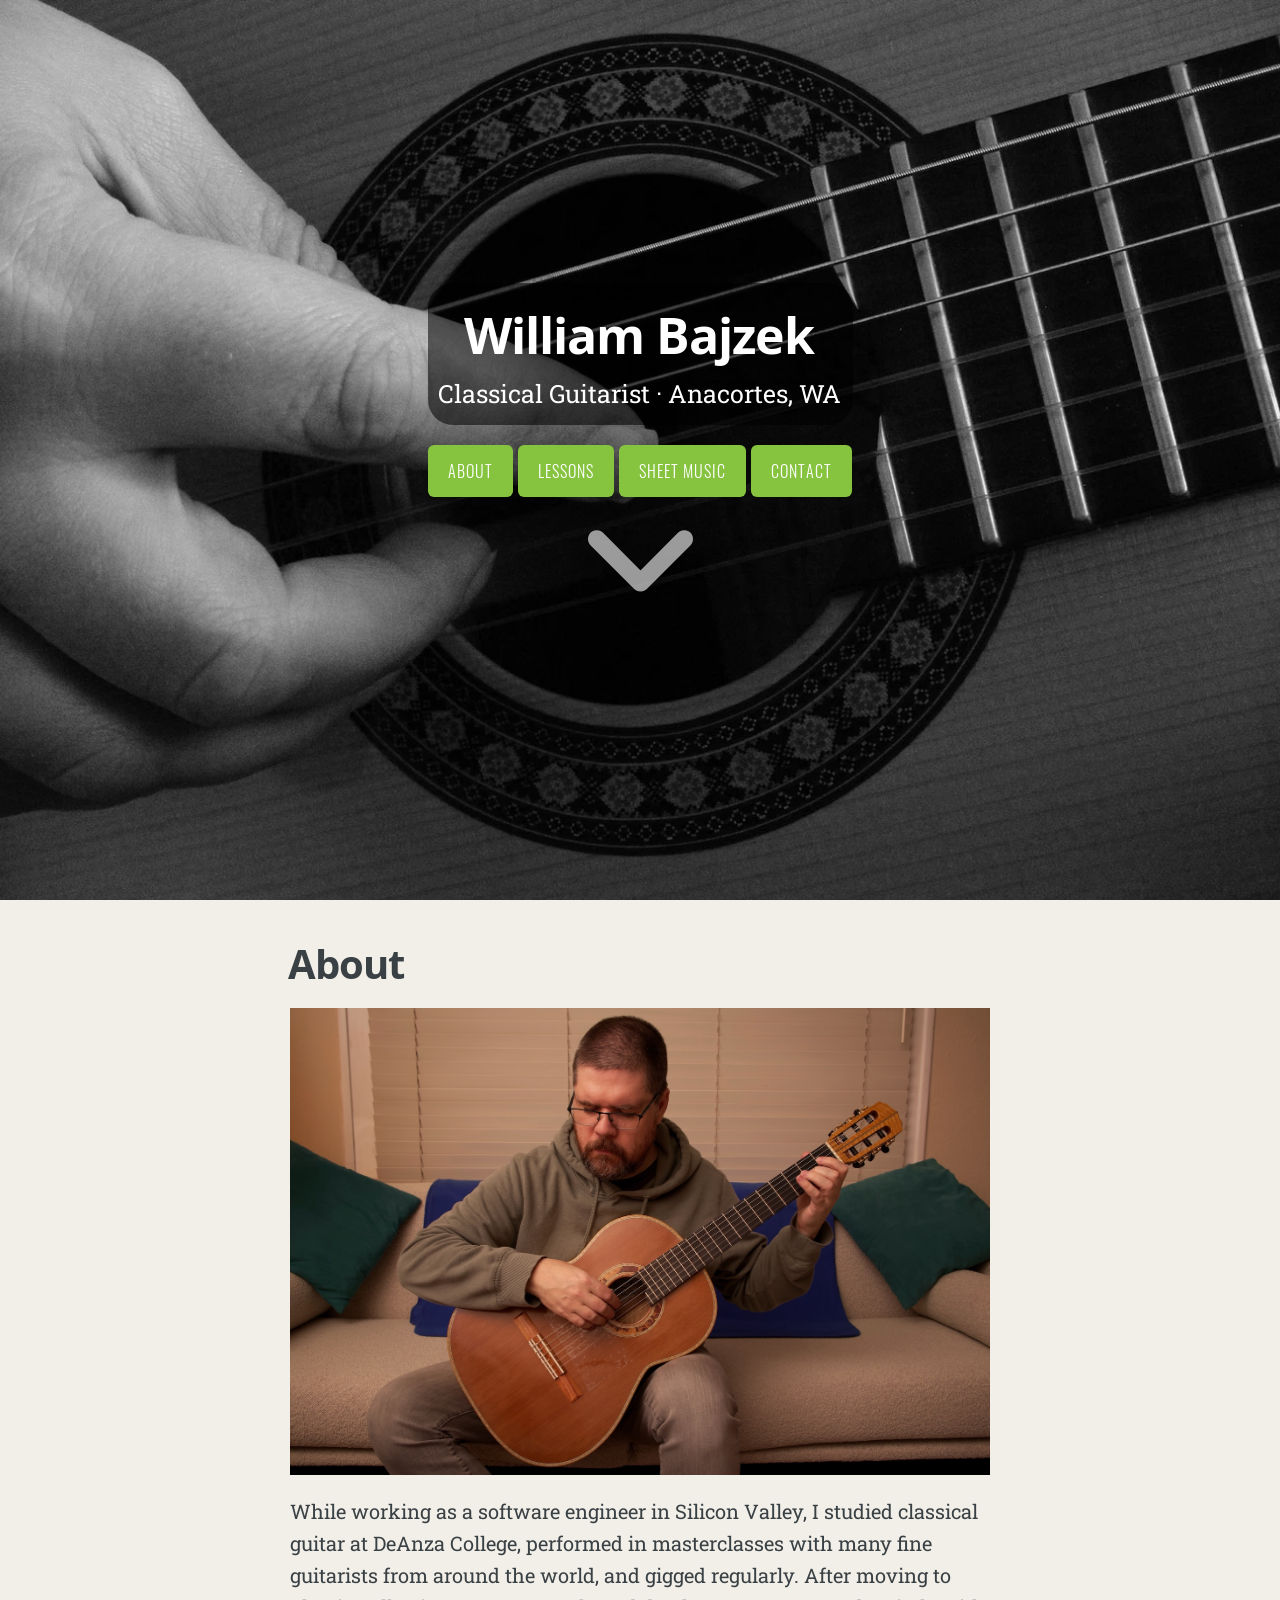
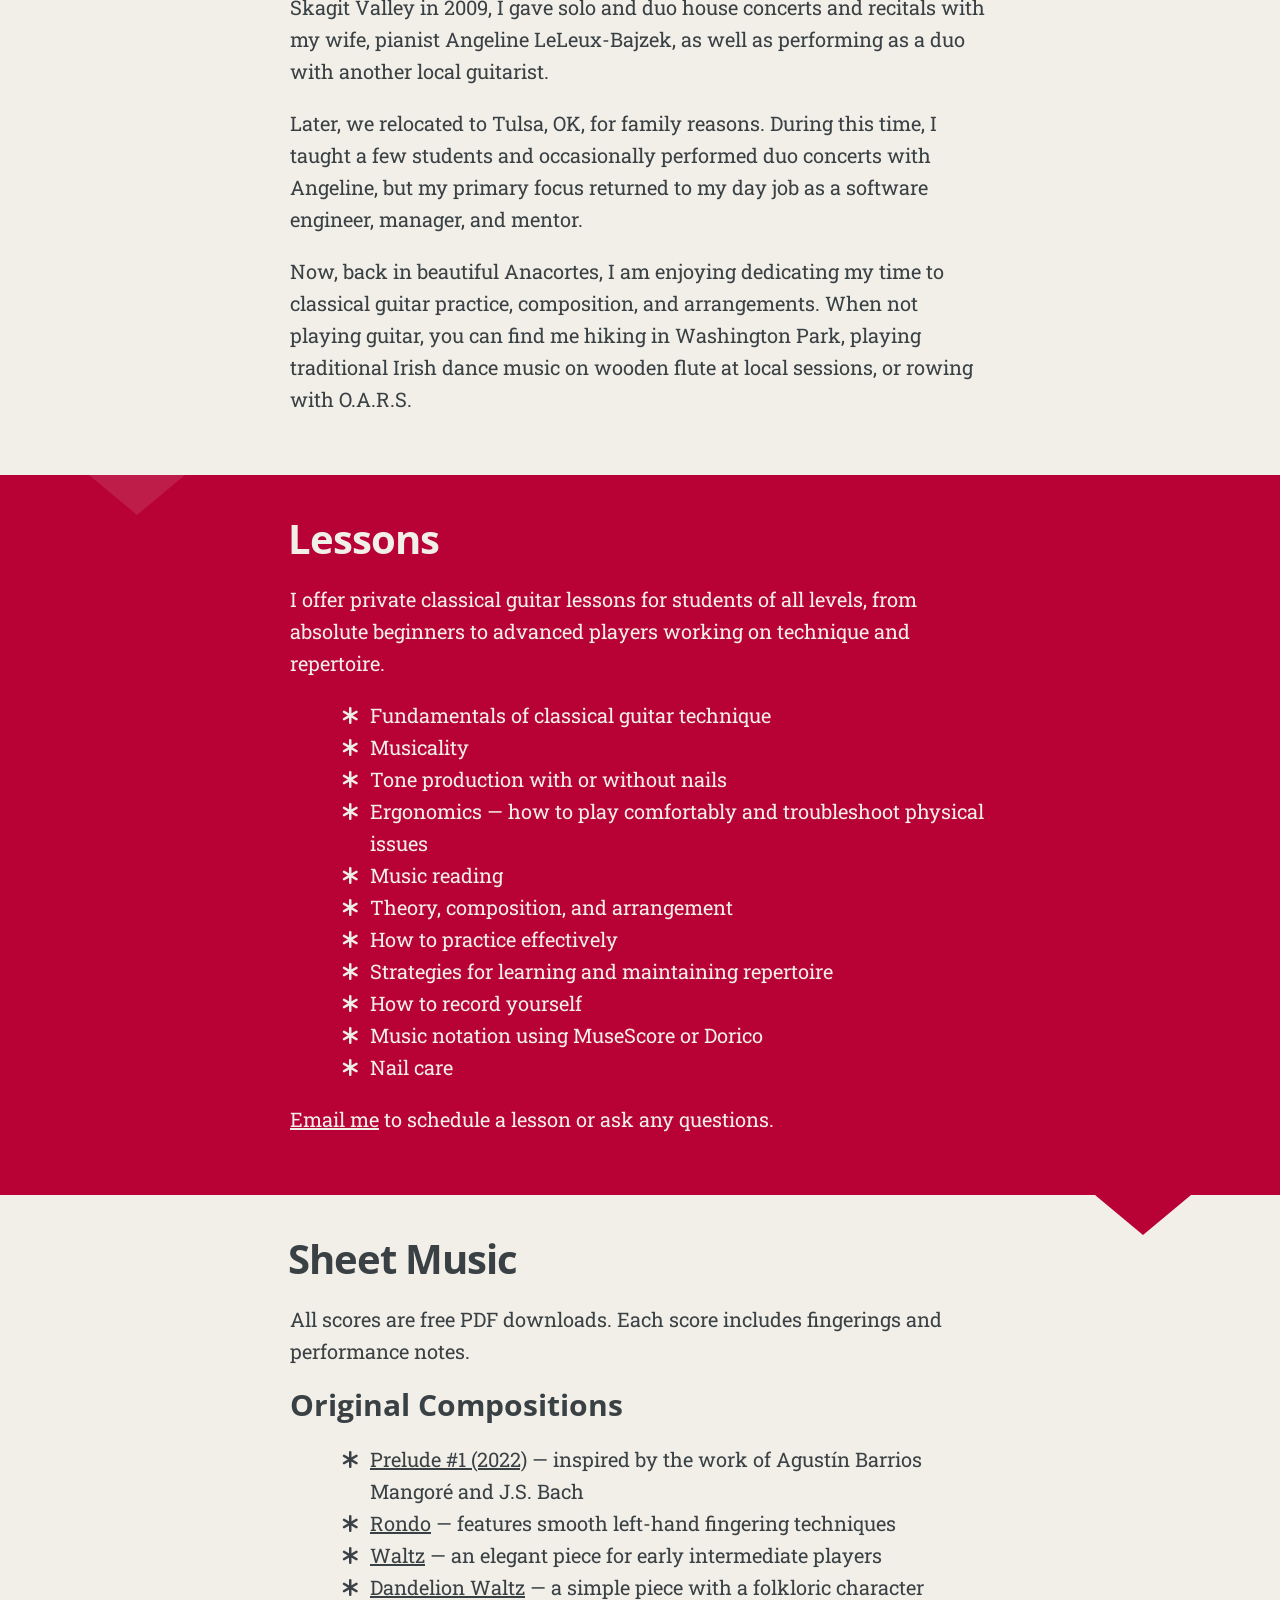
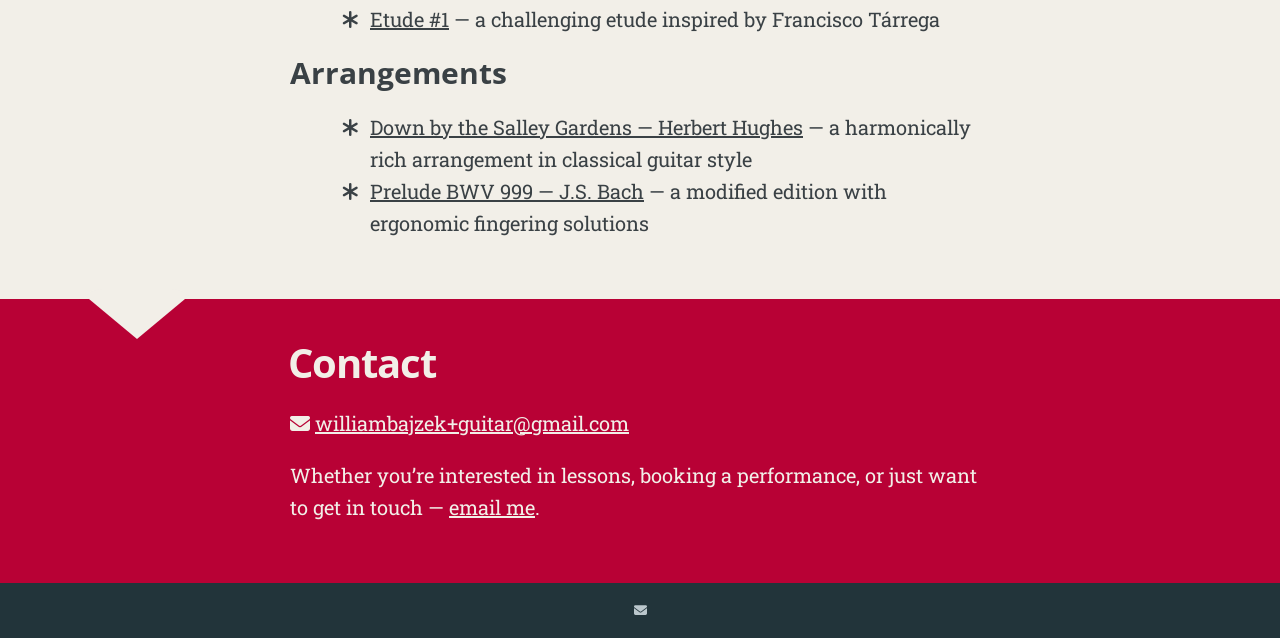
<file: index.html>
<!doctype html><html lang=en><head><meta name=generator content="Hugo 0.161.1"><meta charset=utf-8><meta http-equiv=X-UA-Compatible content="IE=edge,chrome=1"><title>William Bajzek</title><meta name=description content="Classical guitarist, composer, and arranger based in Anacortes, WA"><meta name=referrer content="no-referrer-when-downgrade"><meta name=HandheldFriendly content="True"><meta name=MobileOptimized content="320"><meta name=viewport content="width=device-width,initial-scale=1"><link rel=stylesheet href=/css/style.min.2c3a3633c3f633da729c7ce0aa3978e4131038bc8ba2a10778d16416023ca3dc.css type=text/css integrity="sha256-LDo2M8P2M9pynHzgqjl45BMQOLyLoqEHeNFkFgI8o9w="><meta property="og:url" content="https://classicalguitaranacortes.com/"><meta property="og:site_name" content="William Bajzek"><meta property="og:title" content="William Bajzek"><meta property="og:description" content="Classical guitarist, composer, and arranger based in Anacortes, WA"><meta property="og:locale" content="en"><meta property="og:type" content="website"><meta name=twitter:card content="summary"><meta name=twitter:title content="William Bajzek"><meta name=twitter:description content="Classical guitarist, composer, and arranger based in Anacortes, WA"><meta itemprop=name content="William Bajzek"><meta itemprop=description content="Classical guitarist, composer, and arranger based in Anacortes, WA"><meta itemprop=datePublished content="2026-05-01T00:00:00+00:00"><meta itemprop=dateModified content="2026-05-01T00:00:00+00:00"></head><body><style>#site-head.withCenteredImage{background-image:url(/images/hero_hu_cf59b02591d02556.webp)}@media(max-width:1920px) and (max-height:1280px){#site-head.withCenteredImage{background-image:url(/images/hero_hu_c889cb19e9fb8b8d.webp)}}@media(max-width:1600px) and (max-height:1067px){#site-head.withCenteredImage{background-image:url(/images/hero_hu_f53b294d10ae3cc5.webp)}}@media(max-width:1366px) and (max-height:911px){#site-head.withCenteredImage{background-image:url(/images/hero_hu_b417e356bd4719ee.webp)}}@media(max-height:1024px) and (max-aspect-ratio:900 / 1024){#site-head.withCenteredImage{background-image:url(/images/hero_hu_732602fbccf1659b.webp)}}@media(max-height:1024px) and (max-aspect-ratio:600 / 1024){#site-head.withCenteredImage{background-image:url(/images/hero_hu_254ada5c3621a983.webp)}}@media(max-height:1024px) and (max-aspect-ratio:360 / 1024){#site-head.withCenteredImage{background-image:url(/images/hero_hu_250bc7c78352496f.webp)}}</style><header id=site-head class=withCenteredImage><div class=vertical><div id=site-head-content class=inner><div class=title-and-description-guard><h1 class=blog-title>William Bajzek</h1><h2 class=blog-description>Classical Guitarist · Anacortes, WA</h2></div><a class='btn site-menu' data-title-anchor=about href=#about>About</a>
<a class='btn site-menu' data-title-anchor=lessons href=#lessons>Lessons</a>
<a class='btn site-menu' data-title-anchor=sheet-music href=#sheet-music>Sheet Music</a>
<a class='btn site-menu' data-title-anchor=contact href=#contact>Contact</a>
<a id=header-arrow href=#about aria-label="Go to first section"><i class="fa fa-angle-down"></i></a></div></div></header><main class=content role=main><div class=fixed-nav><a class=fn-item item_index=1 href=#about>About</a>
<a class=fn-item item_index=2 href=#lessons>Lessons</a>
<a class=fn-item item_index=3 href=#sheet-music>Sheet Music</a>
<a class=fn-item item_index=4 href=#contact>Contact</a>
<a class=fn-item item_index=5 href=./#site-head>Top</a></div><div class=post-holder><article id=about class='post first'><header class=post-header><h2 class=post-title>About</h2></header><section class=post-content><p><img src=/images/me.jpg alt="William Bajzek"></p><p>While working as a software engineer in Silicon Valley, I studied classical guitar at DeAnza College, performed in masterclasses with many fine guitarists from around the world, and gigged regularly. After moving to Skagit Valley in 2009, I gave solo and duo house concerts and recitals with my wife, pianist Angeline LeLeux-Bajzek, as well as performing as a duo with another local guitarist.</p><p>Later, we relocated to Tulsa, OK, for family reasons. During this time, I taught a few students and occasionally performed duo concerts with Angeline, but my primary focus returned to my day job as a software engineer, manager, and mentor.</p><p>Now, back in beautiful Anacortes, I am enjoying dedicating my time to classical guitar practice, composition, and arrangements. When not playing guitar, you can find me hiking in Washington Park, playing traditional Irish dance music on wooden flute at local sessions, or rowing with O.A.R.S.</p></section></article><div class='post-after light'></div></div><div class='post-holder dark'><article id=lessons class=post><header class=post-header><h2 class=post-title>Lessons</h2></header><section class=post-content><p>I offer private classical guitar lessons for students of all levels, from absolute beginners to advanced players working on technique and repertoire.</p><ul><li>Fundamentals of classical guitar technique</li><li>Musicality</li><li>Tone production with or without nails</li><li>Ergonomics — how to play comfortably and troubleshoot physical issues</li><li>Music reading</li><li>Theory, composition, and arrangement</li><li>How to practice effectively</li><li>Strategies for learning and maintaining repertoire</li><li>How to record yourself</li><li>Music notation using MuseScore or Dorico</li><li>Nail care</li></ul><p><a href=mailto:williambajzek+website@gmail.com>Email me</a> to schedule a lesson or ask any questions.</p></section></article><div class=post-after></div></div><div class=post-holder><article id=sheet-music class=post><header class=post-header><h2 class=post-title>Sheet Music</h2></header><section class=post-content><p>All scores are free PDF downloads. Each score includes fingerings and performance notes.</p><h4 id=original-compositions>Original Compositions</h4><ul><li><a href=/scores/prelude-1.pdf>Prelude #1 (2022)</a> — inspired by the work of Agustín Barrios Mangoré and J.S. Bach</li><li><a href=/scores/rondo.pdf>Rondo</a> — features smooth left-hand fingering techniques</li><li><a href=/scores/waltz.pdf>Waltz</a> — an elegant piece for early intermediate players</li><li><a href=/scores/dandelion-waltz.pdf>Dandelion Waltz</a> — a simple piece with a folkloric character</li><li><a href=/scores/etude-1.pdf>Etude #1</a> — a challenging etude inspired by Francisco Tárrega</li></ul><h4 id=arrangements>Arrangements</h4><ul><li><a href=/scores/down-by-the-salley-gardens.pdf>Down by the Salley Gardens — Herbert Hughes</a> — a harmonically rich arrangement in classical guitar style</li><li><a href=/scores/prelude-bwv-999.pdf>Prelude BWV 999 — J.S. Bach</a> — a modified edition with ergonomic fingering solutions</li></ul></section></article><div class='post-after light'></div></div><div class='post-holder dark'><article id=contact class='post last'><header class=post-header><h2 class=post-title>Contact</h2></header><section class=post-content><p><i class="fa fa-envelope"></i>&nbsp;<a href=mailto:williambajzek+guitar@gmail.com>williambajzek+guitar@gmail.com</a></p><p>Whether you&rsquo;re interested in lessons, booking a performance, or just want to get in touch — <a href=mailto:williambajzek+website@gmail.com>email me</a>.</p></section></article><div class=post-after></div></div></main><footer class=site-footer><div class=inner><section class=icons><a href=mailto:williambajzek+guitar@gmail.com aria-label><i class="fa fa-envelope"></i></a></section></div></footer><script src=/js/script.min.e160528b633462bdeb2be407a18efdca8e33f3d7213b874346848ede0348993f.js integrity="sha256-4WBSi2M0Yr3rK+QHoY79yo4z89chO4dDRoSO3gNImT8="></script><script>cssVars()</script></body></html>
</file>
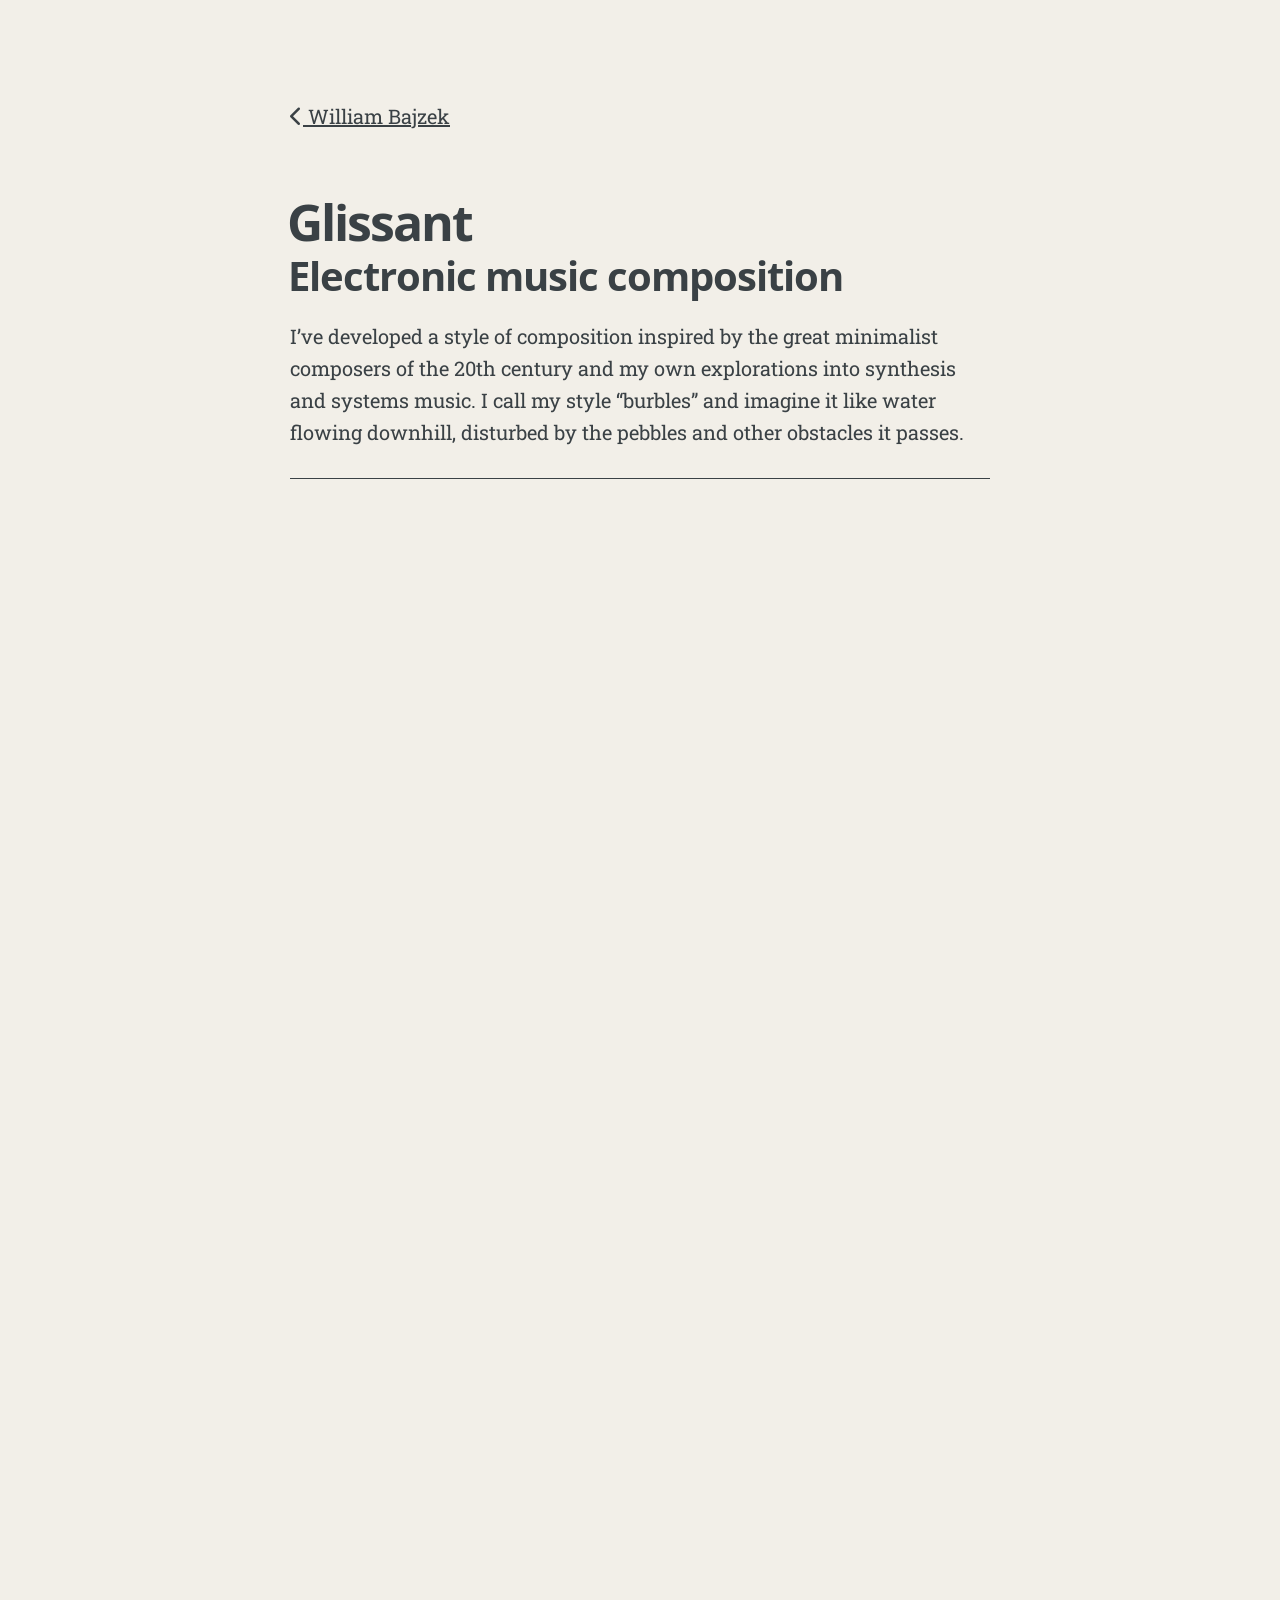
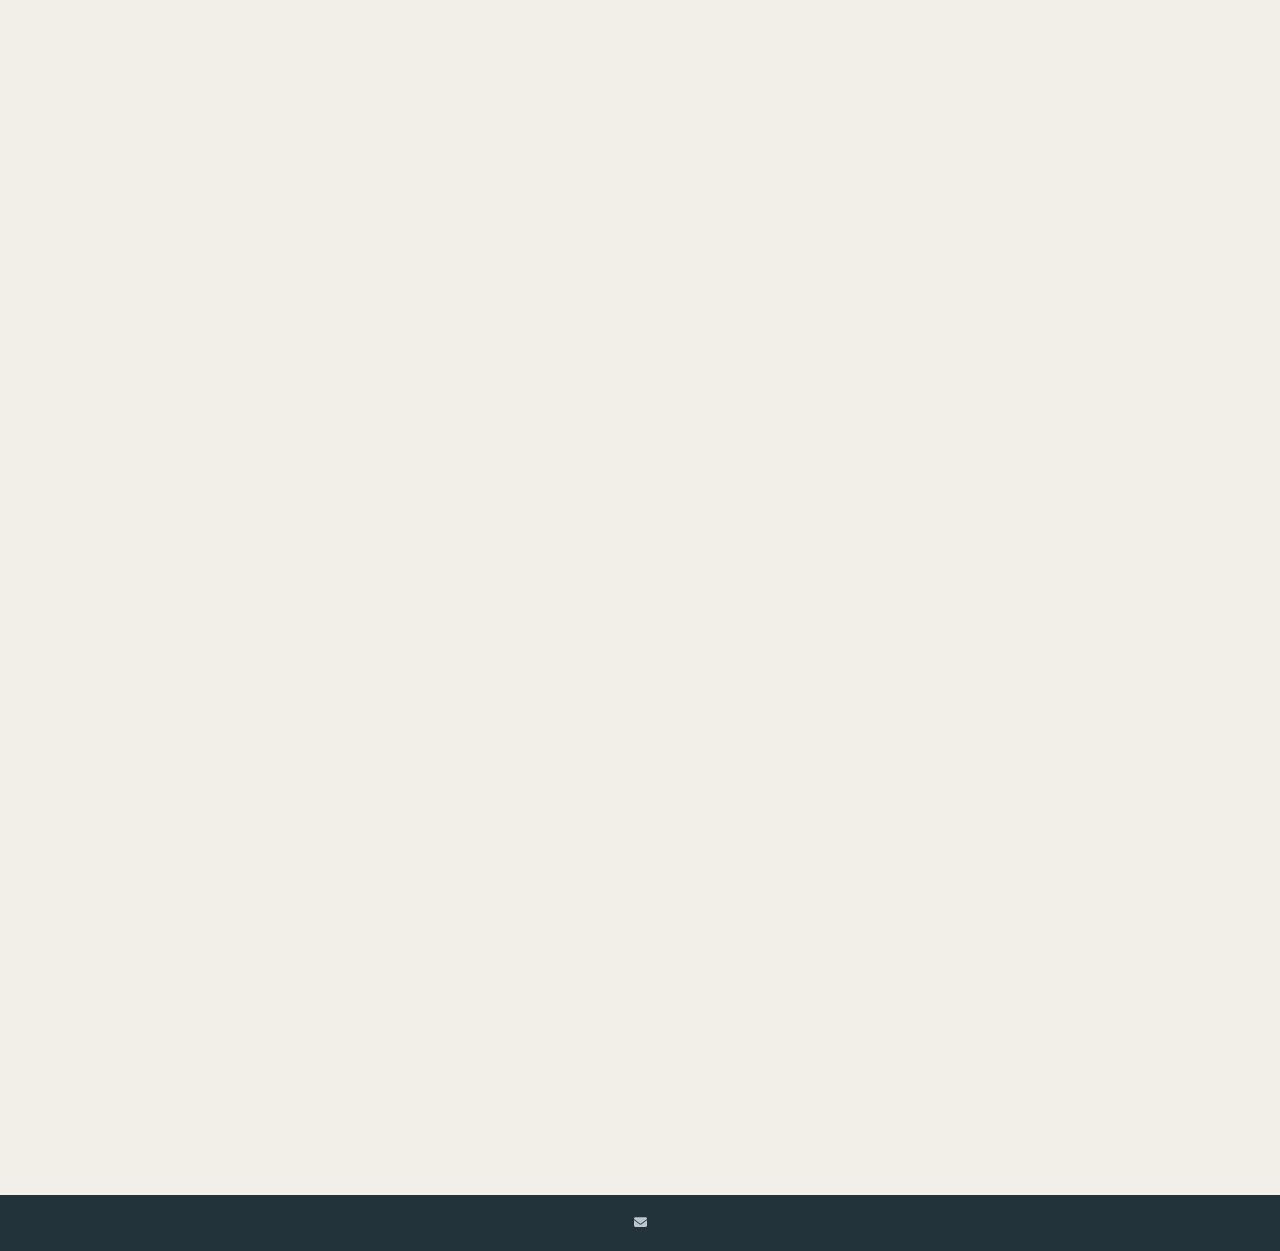
<file: glissant/index.html>
<!doctype html><html lang=en><head><meta charset=utf-8><meta http-equiv=X-UA-Compatible content="IE=edge,chrome=1"><title>Glissant</title><meta name=description content="Classical guitarist, composer, and arranger based in Anacortes, WA"><meta name=referrer content="no-referrer-when-downgrade"><meta name=HandheldFriendly content="True"><meta name=MobileOptimized content="320"><meta name=viewport content="width=device-width,initial-scale=1"><link rel=stylesheet href=/css/style.min.2c3a3633c3f633da729c7ce0aa3978e4131038bc8ba2a10778d16416023ca3dc.css type=text/css integrity="sha256-LDo2M8P2M9pynHzgqjl45BMQOLyLoqEHeNFkFgI8o9w="><meta property="og:url" content="https://classicalguitaranacortes.com/glissant/"><meta property="og:site_name" content="William Bajzek"><meta property="og:title" content="Glissant"><meta property="og:description" content="Electronic music composition I’ve developed a style of composition inspired by the great minimalist composers of the 20th century and my own explorations into synthesis and systems music. I call my style “burbles” and imagine it like water flowing downhill, disturbed by the pebbles and other obstacles it passes.
Albuquerque Suite by Glissant Foundation by Glissant Prismatic Studies by Glissant The Burbles by Glissant"><meta property="og:locale" content="en"><meta property="og:type" content="article"><meta property="article:published_time" content="2024-01-01T00:00:00+00:00"><meta property="article:modified_time" content="2024-01-01T00:00:00+00:00"><meta name=twitter:card content="summary"><meta name=twitter:title content="Glissant"><meta name=twitter:description content="Electronic music composition I’ve developed a style of composition inspired by the great minimalist composers of the 20th century and my own explorations into synthesis and systems music. I call my style “burbles” and imagine it like water flowing downhill, disturbed by the pebbles and other obstacles it passes.
Albuquerque Suite by Glissant Foundation by Glissant Prismatic Studies by Glissant The Burbles by Glissant"><meta itemprop=name content="Glissant"><meta itemprop=description content="Electronic music composition I’ve developed a style of composition inspired by the great minimalist composers of the 20th century and my own explorations into synthesis and systems music. I call my style “burbles” and imagine it like water flowing downhill, disturbed by the pebbles and other obstacles it passes.
Albuquerque Suite by Glissant Foundation by Glissant Prismatic Studies by Glissant The Burbles by Glissant"><meta itemprop=datePublished content="2024-01-01T00:00:00+00:00"><meta itemprop=dateModified content="2024-01-01T00:00:00+00:00"><meta itemprop=wordCount content="64"></head><body><main class="content page-template page-"><article class="post page"><header class=post-header><a id=back-to-main-page href=/><i class="fa fa-chevron-left" aria-hidden=true></i> William Bajzek</a></header><h1 class=post-title>Glissant</h1><section class=post-content><h2 id=electronic-music-composition>Electronic music composition</h2><p>I&rsquo;ve developed a style of composition inspired by the great minimalist composers of the 20th century and my own explorations into synthesis and systems music. I call my style &ldquo;burbles&rdquo; and imagine it like water flowing downhill, disturbed by the pebbles and other obstacles it passes.</p><hr><div style=display:flex;flex-direction:column;gap:1.5rem><iframe style=border:0;width:350px;height:555px src="https://bandcamp.com/EmbeddedPlayer/album=2761777801/size=large/bgcol=ffffff/linkcol=0687f5/transparent=true/" seamless><a href=https://glissant.bandcamp.com/album/albuquerque-suite>Albuquerque Suite by Glissant</a></iframe>
<iframe style=border:0;width:350px;height:555px src="https://bandcamp.com/EmbeddedPlayer/album=4139984230/size=large/bgcol=ffffff/linkcol=0687f5/transparent=true/" seamless><a href=https://glissant.bandcamp.com/album/foundation>Foundation by Glissant</a></iframe>
<iframe style=border:0;width:350px;height:555px src="https://bandcamp.com/EmbeddedPlayer/album=769220700/size=large/bgcol=ffffff/linkcol=0687f5/transparent=true/" seamless><a href=https://glissant.bandcamp.com/album/prismatic-studies>Prismatic Studies by Glissant</a></iframe>
<iframe style=border:0;width:350px;height:555px src="https://bandcamp.com/EmbeddedPlayer/album=219807878/size=large/bgcol=ffffff/linkcol=0687f5/transparent=true/" seamless><a href=https://glissant.bandcamp.com/album/the-burbles>The Burbles by Glissant</a></iframe></div></section></article></main><footer class=site-footer><div class=inner><section class=icons><a href=mailto:williambajzek+guitar@gmail.com aria-label><i class="fa fa-envelope"></i></a></section></div></footer><script src=/js/script.min.e160528b633462bdeb2be407a18efdca8e33f3d7213b874346848ede0348993f.js integrity="sha256-4WBSi2M0Yr3rK+QHoY79yo4z89chO4dDRoSO3gNImT8="></script><script>cssVars()</script></body></html>
</file>
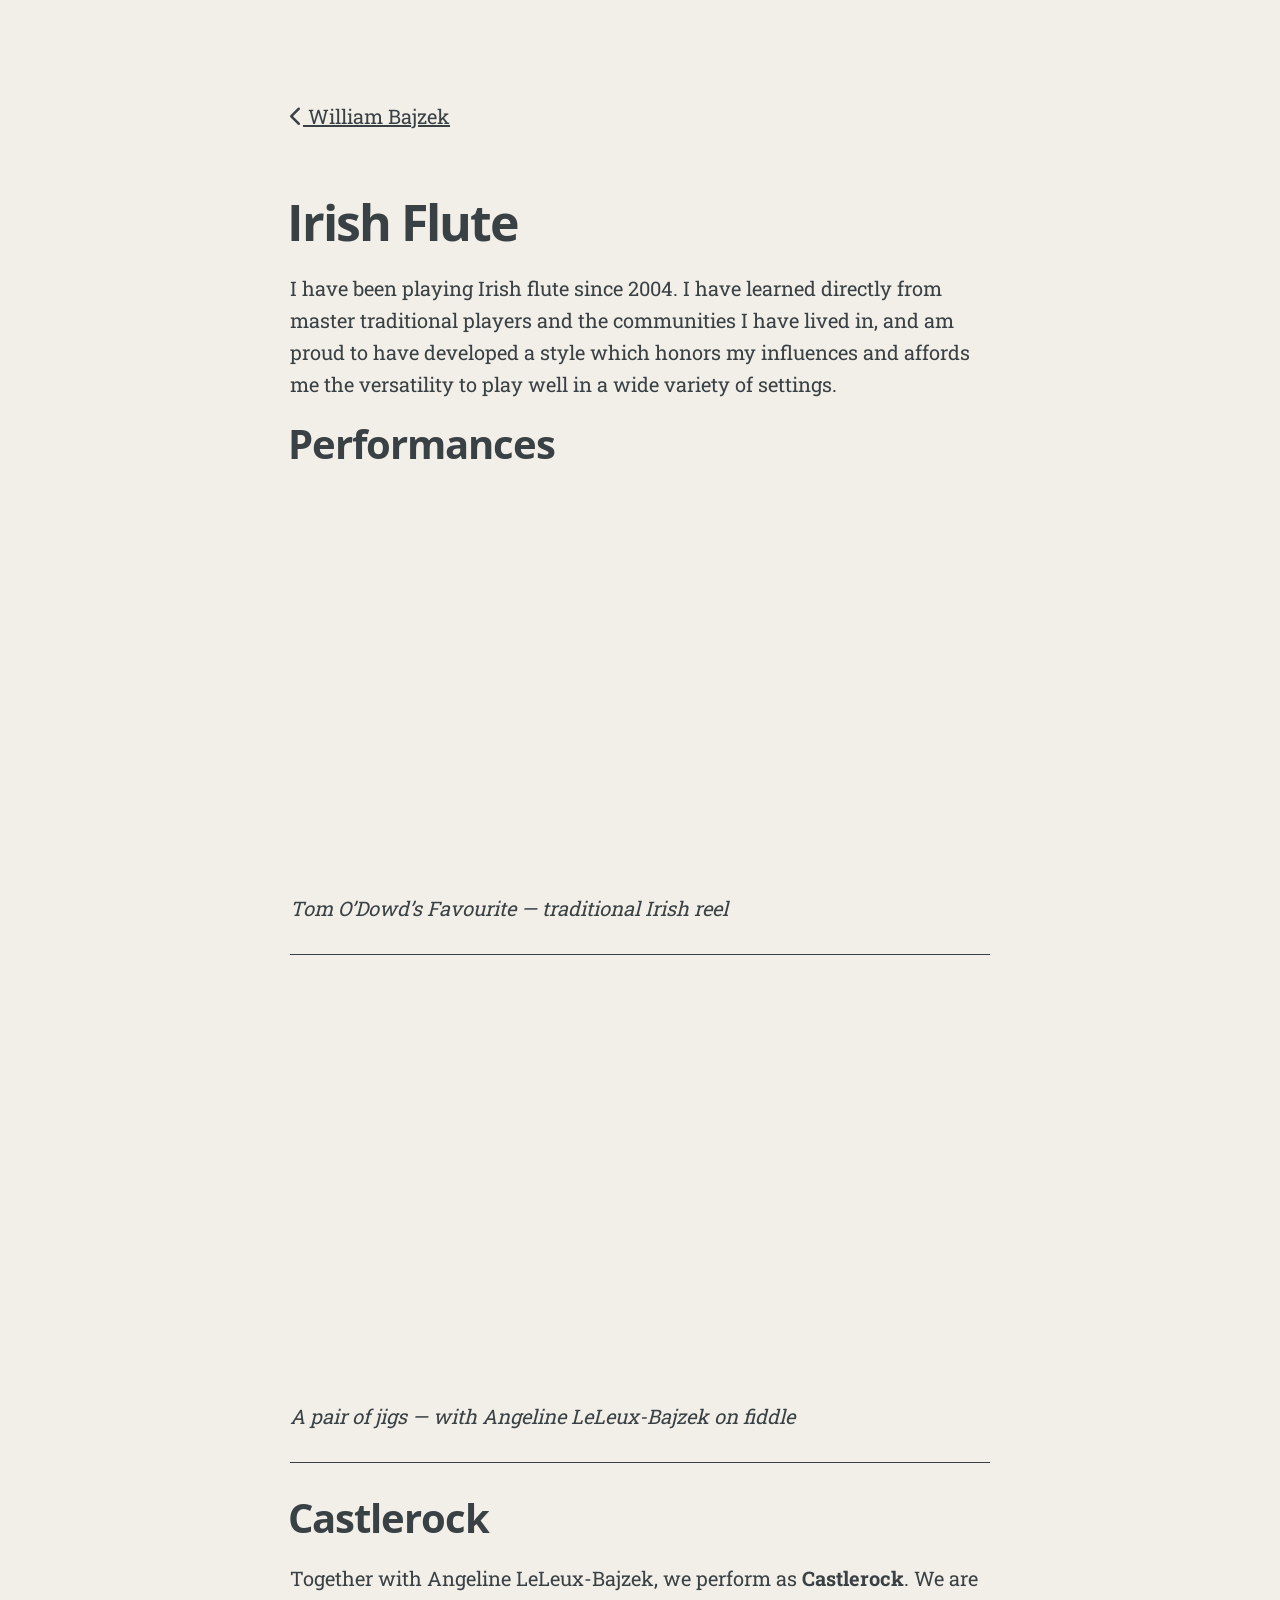
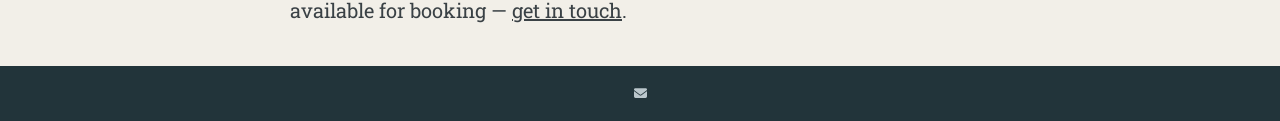
<file: irish-flute/index.html>
<!doctype html><html lang=en><head><meta charset=utf-8><meta http-equiv=X-UA-Compatible content="IE=edge,chrome=1"><title>Irish Flute</title><meta name=description content="Classical guitarist, composer, and arranger based in Anacortes, WA"><meta name=referrer content="no-referrer-when-downgrade"><meta name=HandheldFriendly content="True"><meta name=MobileOptimized content="320"><meta name=viewport content="width=device-width,initial-scale=1"><link rel=stylesheet href=/css/style.min.2c3a3633c3f633da729c7ce0aa3978e4131038bc8ba2a10778d16416023ca3dc.css type=text/css integrity="sha256-LDo2M8P2M9pynHzgqjl45BMQOLyLoqEHeNFkFgI8o9w="><meta property="og:url" content="https://classicalguitaranacortes.com/irish-flute/"><meta property="og:site_name" content="William Bajzek"><meta property="og:title" content="Irish Flute"><meta property="og:description" content="I have been playing Irish flute since 2004. I have learned directly from master traditional players and the communities I have lived in, and am proud to have developed a style which honors my influences and affords me the versatility to play well in a wide variety of settings.
Performances Tom O’Dowd’s Favourite — traditional Irish reel"><meta property="og:locale" content="en"><meta property="og:type" content="article"><meta property="article:published_time" content="2026-05-01T00:00:00+00:00"><meta property="article:modified_time" content="2026-05-01T00:00:00+00:00"><meta name=twitter:card content="summary"><meta name=twitter:title content="Irish Flute"><meta name=twitter:description content="I have been playing Irish flute since 2004. I have learned directly from master traditional players and the communities I have lived in, and am proud to have developed a style which honors my influences and affords me the versatility to play well in a wide variety of settings.
Performances Tom O’Dowd’s Favourite — traditional Irish reel"><meta itemprop=name content="Irish Flute"><meta itemprop=description content="I have been playing Irish flute since 2004. I have learned directly from master traditional players and the communities I have lived in, and am proud to have developed a style which honors my influences and affords me the versatility to play well in a wide variety of settings.
Performances Tom O’Dowd’s Favourite — traditional Irish reel"><meta itemprop=datePublished content="2026-05-01T00:00:00+00:00"><meta itemprop=dateModified content="2026-05-01T00:00:00+00:00"><meta itemprop=wordCount content="85"></head><body><main class="content page-template page-"><article class="post page"><header class=post-header><a id=back-to-main-page href=/><i class="fa fa-chevron-left" aria-hidden=true></i> William Bajzek</a></header><h1 class=post-title>Irish Flute</h1><section class=post-content><p>I have been playing Irish flute since 2004. I have learned directly from master traditional players and the communities I have lived in, and am proud to have developed a style which honors my influences and affords me the versatility to play well in a wide variety of settings.</p><h2 id=performances>Performances</h2><div style=position:relative;padding-bottom:56.25%;height:0;overflow:hidden><iframe allow="accelerometer; autoplay; clipboard-write; encrypted-media; gyroscope; picture-in-picture; web-share; fullscreen" loading=eager referrerpolicy=strict-origin-when-cross-origin src="https://www.youtube.com/embed/YOUTUBE_ID_1?autoplay=0&amp;controls=1&amp;end=0&amp;loop=0&amp;mute=0&amp;start=0" style=position:absolute;top:0;left:0;width:100%;height:100%;border:0 title="YouTube video"></iframe></div><p><em>Tom O&rsquo;Dowd&rsquo;s Favourite — traditional Irish reel</em></p><hr><div style=position:relative;padding-bottom:56.25%;height:0;overflow:hidden><iframe allow="accelerometer; autoplay; clipboard-write; encrypted-media; gyroscope; picture-in-picture; web-share; fullscreen" loading=eager referrerpolicy=strict-origin-when-cross-origin src="https://www.youtube.com/embed/YOUTUBE_ID_2?autoplay=0&amp;controls=1&amp;end=0&amp;loop=0&amp;mute=0&amp;start=0" style=position:absolute;top:0;left:0;width:100%;height:100%;border:0 title="YouTube video"></iframe></div><p><em>A pair of jigs — with Angeline LeLeux-Bajzek on fiddle</em></p><hr><h2 id=castlerock>Castlerock</h2><p>Together with Angeline LeLeux-Bajzek, we perform as <strong>Castlerock</strong>. We are available for booking — <a href=mailto:williambajzek+website@gmail.com>get in touch</a>.</p></section></article></main><footer class=site-footer><div class=inner><section class=icons><a href=mailto:williambajzek+guitar@gmail.com aria-label><i class="fa fa-envelope"></i></a></section></div></footer><script src=/js/script.min.e160528b633462bdeb2be407a18efdca8e33f3d7213b874346848ede0348993f.js integrity="sha256-4WBSi2M0Yr3rK+QHoY79yo4z89chO4dDRoSO3gNImT8="></script><script>cssVars()</script></body></html>
</file>
